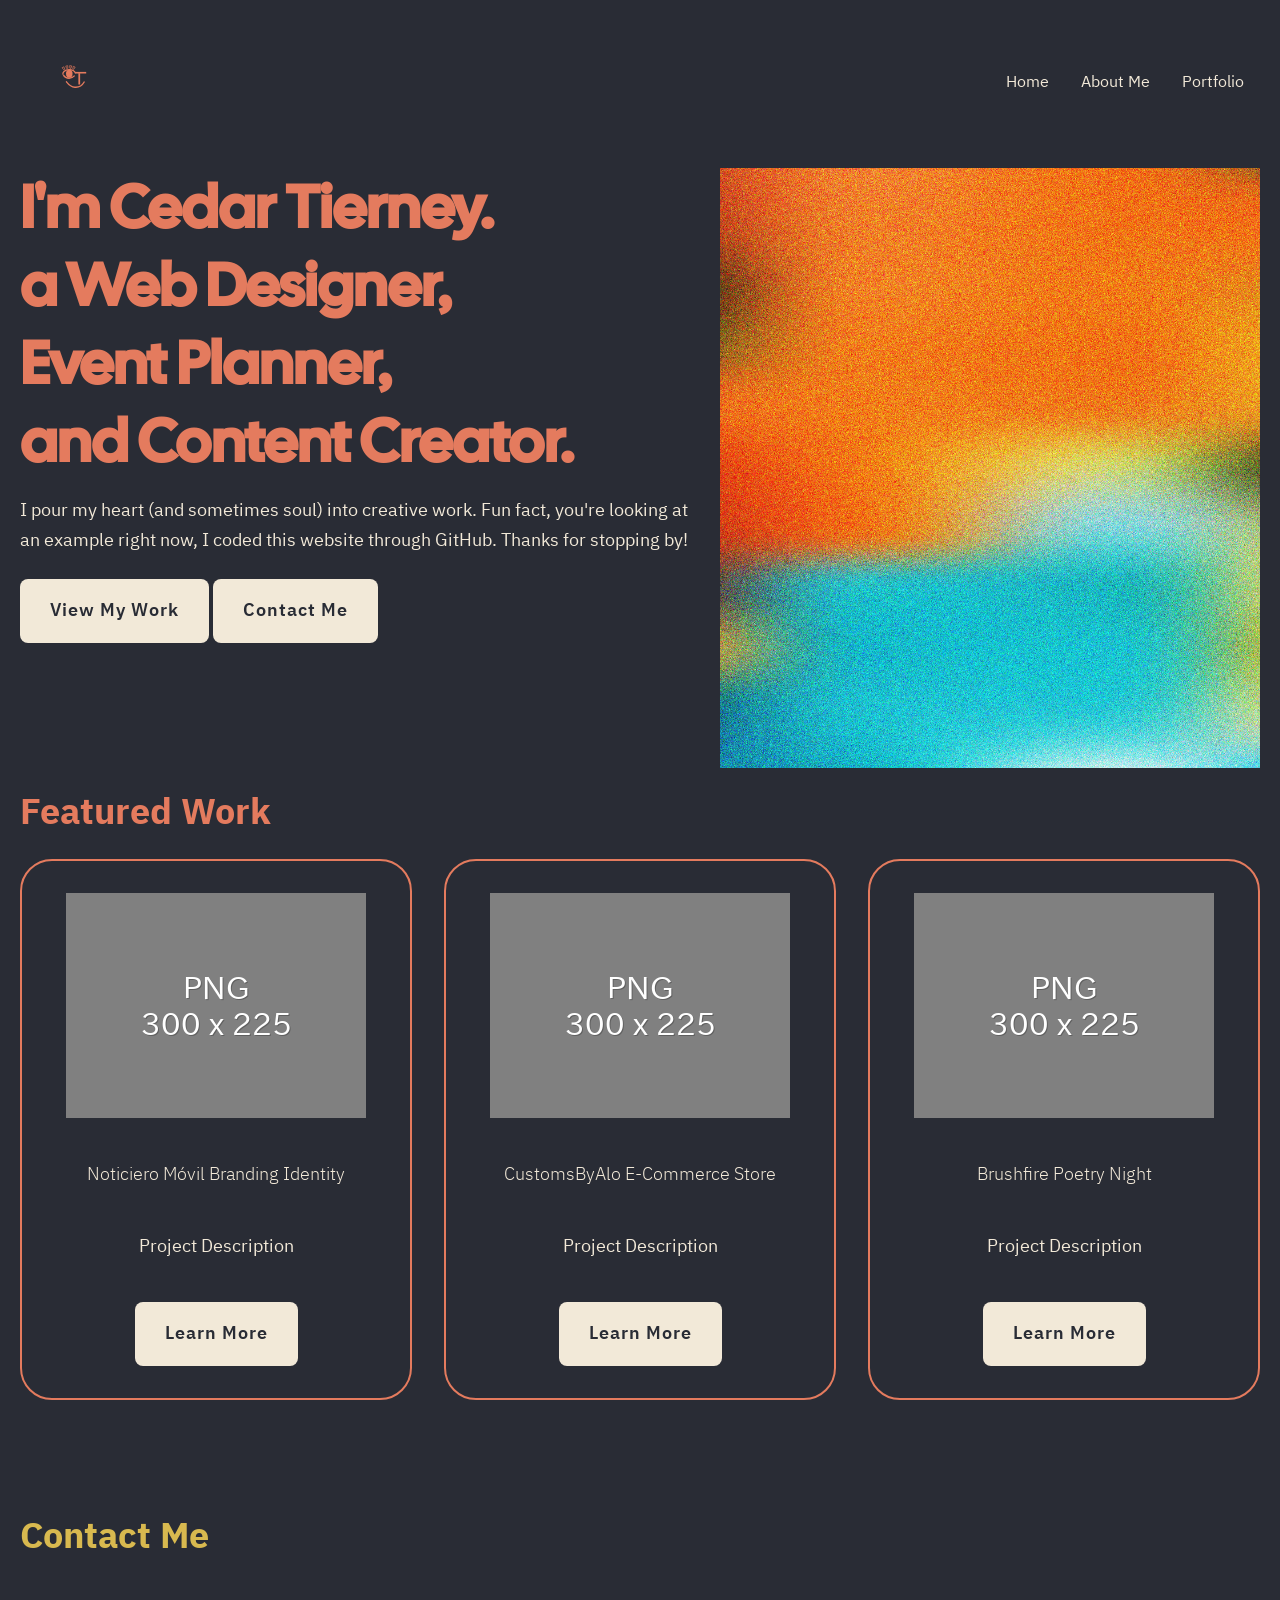
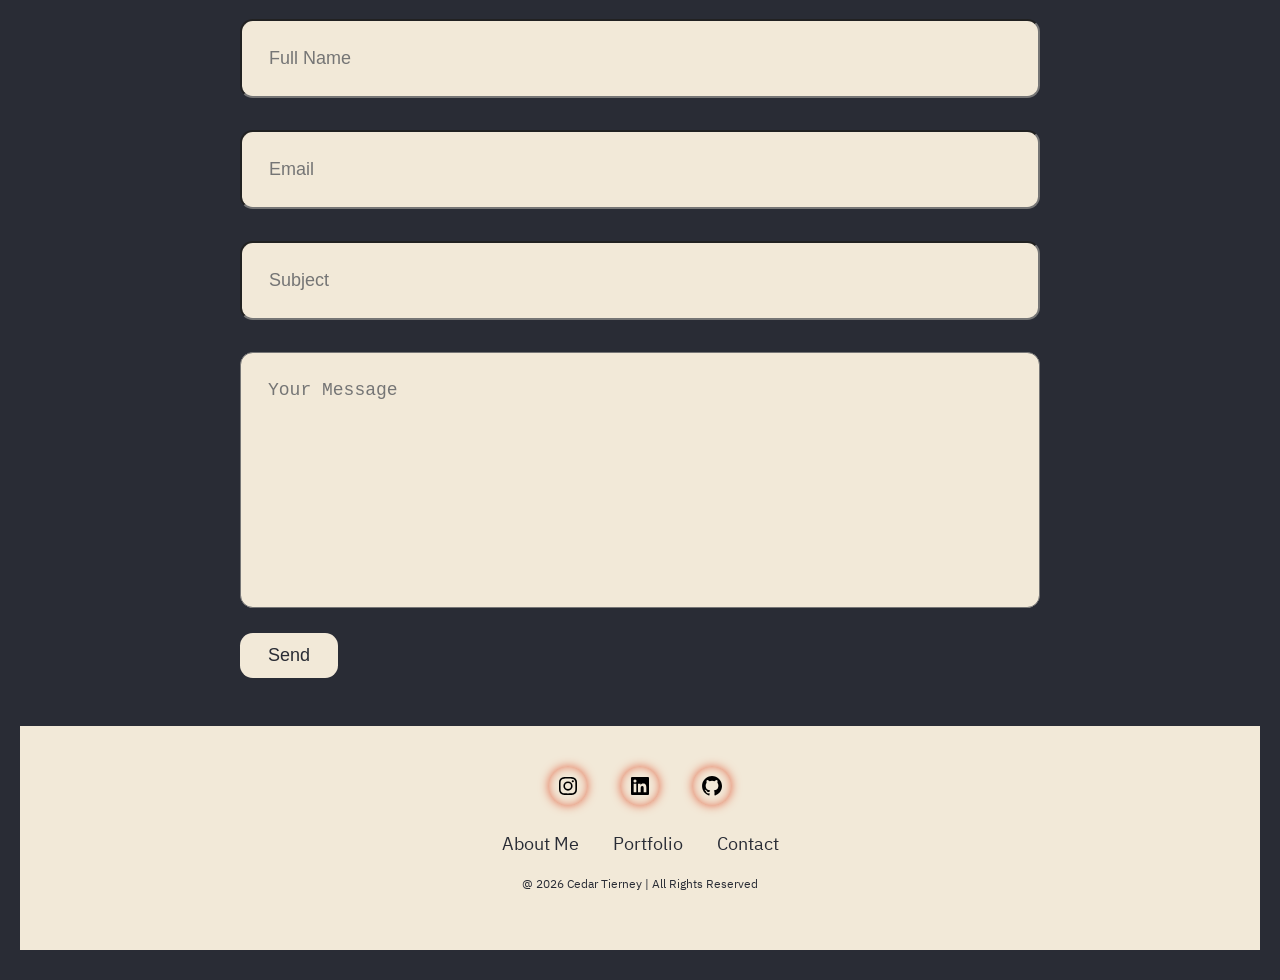
<file: index.html>
<!DOCTYPE html>
<html lang="en">
<head>
    <meta charset="UTF-8">
    <meta name="viewport" content="width=device-width, initial-scale=1.0">
    <link rel="preconnect" href="https://fonts.googleapis.com">
<link rel="preconnect" href="https://fonts.gstatic.com" crossorigin>
<link href="https://fonts.googleapis.com/css2?family=Cal+Sans&family=IBM+Plex+Sans+Thai+Looped:wght@400;500;700&display=swap" rel="stylesheet">
    <title>Cedar Tierney's Portfolio</title>
    <link rel="stylesheet" href="style.css">
</head>
<body>

<!--nav bar-->
    
    <nav aria-label="Main navigation">
        <a href="index.html" class="nav-brand">
            <img src="images/logo.svg" alt="Cedar Tierney">
        </a>    
        <ul>
            <li><a href="#about">Home</a></li>
            <li><a href="aboutme.html">About Me</a></li>
            <li><a href="portfolio.html">Portfolio</a></li>
        </ul>
    </nav>

<!--hero section-->

    <main class="home-layout">
            <section id="about" class="about-sec">
  <div class="about-copy">
    <h1 class="mobile-center-heading">I'm Cedar Tierney. <span><br>a Web Designer,<br>Event Planner,<br>and Content Creator.</span></h1>
    <p>I pour my heart (and sometimes soul) into creative work. Fun fact, you're looking at an example right now, I coded this website through GitHub. Thanks for stopping by!</p>
    <div class="btn-box">
      <a href="portfolio.html" class="btn-1">View My Work</a>
      <a href="#contact" class="btn-2">Contact Me</a>
    </div>
  </div>

  <div class="img-box">
    <img src="images/AdobeStock_2054906013.jpeg" alt="Colorful abstract with orange red blue yellow green with grain overlay">
  </div>
</section>

<!--featured work section + project gallery-->

        <section class="featured-work">
            <h2 class="mobile-center-heading">Featured Work</h2>
        </section>
<!--first project-->
     <section id="projects" class="projects">
  <div class="projects-grid">
    <div class="projects-card">
      <img src="images/project-1.png" alt="">
      <h3>Noticiero Móvil Branding Identity</h3>
      <p>Project Description</p>
      <a href="portfolio.html" class="btn-3">Learn More</a>
    </div>
<!--second project-->   
         <div class="projects-card">
      <img src="images/project-2.png" alt="">
      <h3>CustomsByAlo E-Commerce Store</h3>
      <p>Project Description</p>
      <a href="portfolio.html" class="btn-4">Learn More</a>
    </div>
<!--third project-->      
            <div class="projects-card">
      <img src="images/project-3.png" alt="">
      <h3>Brushfire Poetry Night</h3>
      <p>Project Description</p>
      <a href="portfolio.html" class="btn-5">Learn More</a>
    </div>
  </div>
</section>
<!--contact me section + form-->
        
        <section id= "contact" class ="contact-form">
            <h2 class = "contact-me">Contact <span>Me</span></h2>    
            <form action ="#">
                <div class ="input-box">
                    <input type="text" placeholder="Full Name">
                    <input type="email"
                        placeholder="Email">
                    
                </div>    
                <div class ="input-box">
                    <input type="text"
                        placeholder="Subject">
                </div>    

                <textarea name="" id="" cols="30" rows ="10" placeholder="Your Message"></textarea>
                <input type="submit" value="Send"
                    class="btn-6">
            </form>

<!--footer section-->

        <footer class="footer">

            <div class="social">
                <a href="https://www.instagram.com/rsj_ctierney">
        <img src="images/bx-instagram.svg" alt="Instagram">
    </a>
    <a href="https://www.linkedin.com/in/cedar-tierney-rsj/">
        <img src="images/bx-linkedin-square.svg" alt="LinkedIn">
    </a>
    <a href="https://github.com/velvethyacinth">
        <img src="images/bx-github.svg" alt="GitHub">
    </a>
            </div>    
            
            <ul class="list">
                <li>
                    <a href="aboutme.html">About Me</a>
                </li> 
                 <li>
                    <a href="portfolio.html">Portfolio</a>
                </li> 
                 <li>
                    <a href="#contact-form">Contact</a>
                </li> 
            </ul>    

            <p class="copyright">@ 2026 Cedar Tierney | All Rights Reserved</p>    
            
              <script src="index.js"></script>
</body>
</html>
</file>
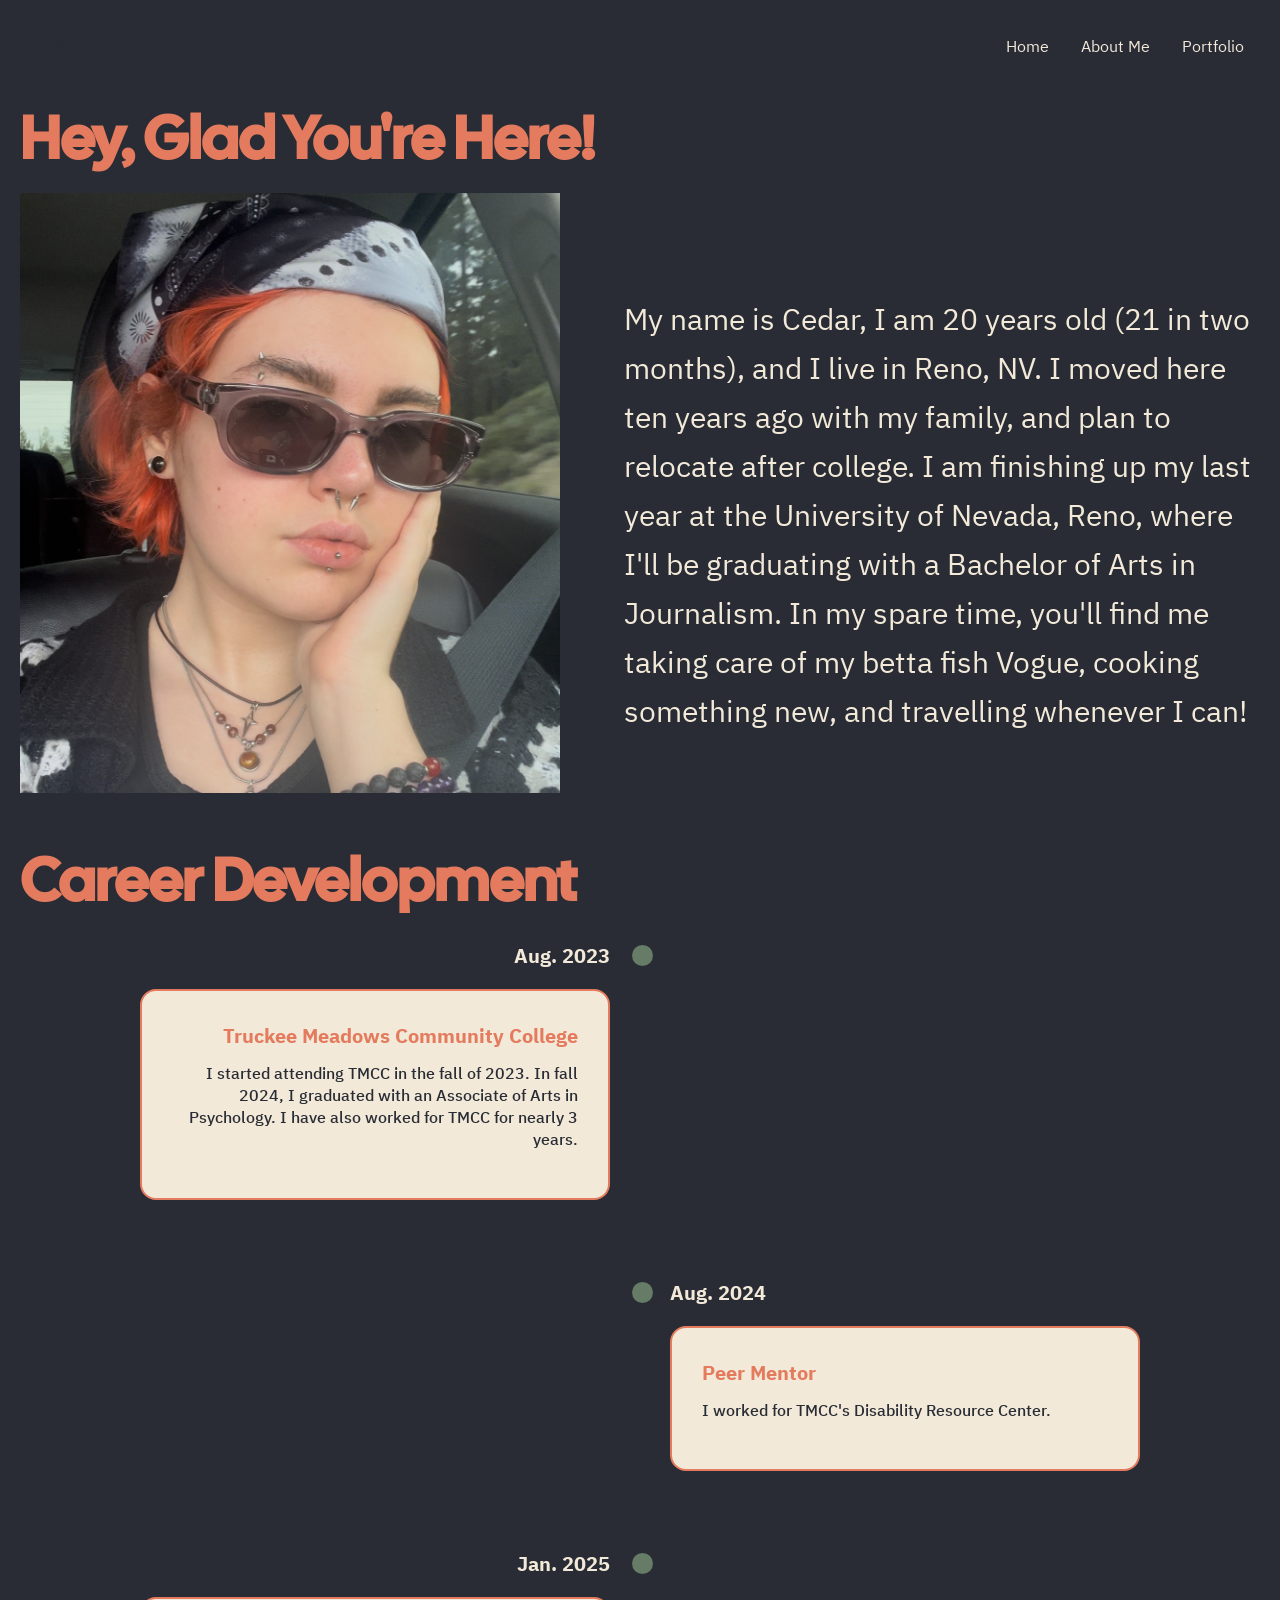
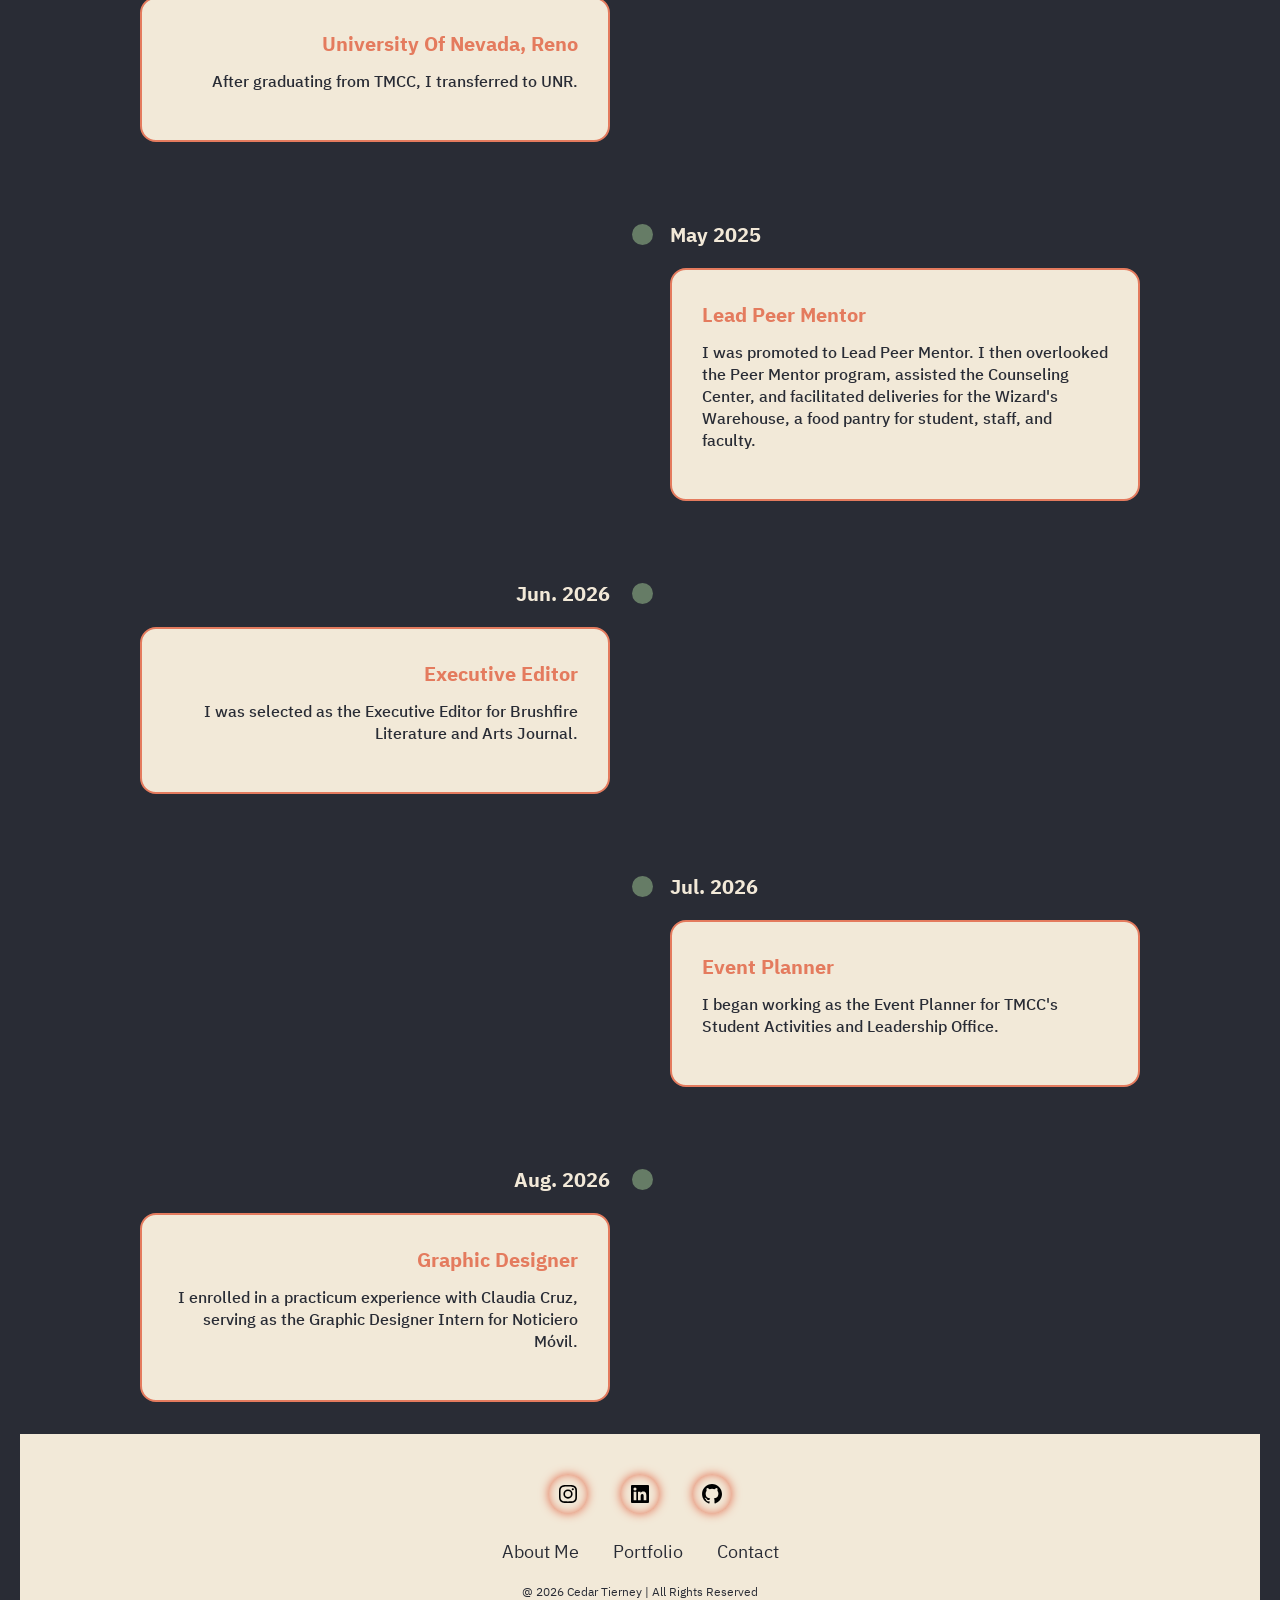
<file: aboutme.html>
<!DOCTYPE html> 
<html>
  <head>
    <title>About Me</title>
    <link rel="preconnect" href="https://fonts.googleapis.com">
<link rel="preconnect" href="https://fonts.gstatic.com" crossorigin>
<link href="https://fonts.googleapis.com/css2?family=Cal+Sans&family=IBM+Plex+Sans+Thai+Looped:wght@400;500;700&display=swap" rel="stylesheet">
    <link rel="stylesheet" href="style.css">
  </head>
  <body>
     <nav aria-label="Main navigation">
        <span class="nav-brand">Cedar Tierney</span>
        <ul>
            <li><a href="index.html">Home</a></li>
            <li><a href="aboutme.html">About Me</a></li>
            <li><a href="portfolio.html">Portfolio</a></li>
        </ul>
    </nav>

 <h1 class="mobile-center-heading">Hey, <span> Glad <span> You're <span> Here!</span></h1>

<div class="about-content">
  <div class="about-profile-image-box">
    <img src="images/profile-about-me.PNG" alt="Cedar">
  </div>

  <p>
    My name is Cedar, I am 20 years old (21 in two months), and I live in Reno, NV.
    I moved here ten years ago with my family, and plan to relocate after college.
    I am finishing up my last year at the University of Nevada, Reno, where I'll be
    graduating with a Bachelor of Arts in Journalism. In my spare time, you'll find
    me taking care of my betta fish Vogue, cooking something new, and travelling 
    whenever I can!
  </p>
</div>

 <section class= "timeline">
   <h1 class= "timeline-header">Career Development</h1>  

   <div class= "timeline-items">
     
     <div class= "timeline-item">

       <div class= "timeline-dot"></div>  
       <div class= "timeline-date">Aug. 2023</div>  
       <div class= "timeline-content">

         <h3>Truckee Meadows Community College</h3>
         <p>I started attending TMCC in the fall of 2023. In fall 2024,
         I graduated with an Associate of Arts in Psychology. I have 
         also worked for TMCC for nearly 3 years.</p>  
       </div>  
     </div>  
     
     <div class= "timeline-item">

       <div class= "timeline-dot"></div>  
       <div class= "timeline-date">Aug. 2024</div>  
       <div class= "timeline-content">

         <h3>Peer Mentor</h3>
         <p>I worked for TMCC's Disability Resource Center.</p>  
       </div>
     </div>

     <div class= "timeline-item">

       <div class= "timeline-dot"></div>  
       <div class= "timeline-date">Jan. 2025</div>  
       <div class= "timeline-content">

         <h3>University of Nevada, Reno</h3>
         <p>After graduating from TMCC, I transferred to UNR.</p>  
       </div>
     </div>

     <div class= "timeline-item">

       <div class= "timeline-dot"></div>  
       <div class= "timeline-date">May 2025</div>  
       <div class= "timeline-content">

         <h3>Lead Peer Mentor</h3>
         <p>I was promoted to Lead Peer Mentor. I then overlooked the 
         Peer Mentor program, assisted the Counseling Center, and 
         facilitated deliveries for the Wizard's Warehouse,
         a food pantry for student, staff, and faculty.</p>  
       </div>
     </div>

       <div class= "timeline-item">

       <div class= "timeline-dot"></div>  
       <div class= "timeline-date">Jun. 2026</div>  
       <div class= "timeline-content">

         <h3>Executive Editor</h3>
         <p>I was selected as the Executive Editor for
           Brushfire Literature and Arts Journal.</p>  
       </div>
     </div>

      <div class= "timeline-item">

       <div class= "timeline-dot"></div>  
       <div class= "timeline-date">Jul. 2026</div>  
       <div class= "timeline-content">

         <h3>Event Planner</h3>
         <p>I began working as the Event Planner for TMCC's 
           Student Activities and Leadership Office.</p>  
       </div>
     </div>

       <div class= "timeline-item">

       <div class= "timeline-dot"></div>  
       <div class= "timeline-date">Aug. 2026</div>  
       <div class= "timeline-content">

         <h3>Graphic Designer</h3>
         <p>I enrolled in a practicum experience with Claudia Cruz, 
         serving as the Graphic Designer Intern for Noticiero Móvil.</p>  
       </div>
     </div>
   </div>  

 </section>  
     
    
    <footer class="footer">

            <div class="social">
                <a href="https://www.instagram.com/rsj_ctierney">
        <img src="images/bx-instagram.svg" alt="Instagram">
    </a>
    <a href="https://www.linkedin.com/in/cedar-tierney-rsj/">
        <img src="images/bx-linkedin-square.svg" alt="LinkedIn">
    </a>
    <a href="https://github.com/velvethyacinth">
        <img src="images/bx-github.svg" alt="GitHub">
    </a>
            </div>    
            
            <ul class="list">
                <li>
                    <a href="aboutme.html">About Me</a>
                </li> 
                 <li>
                    <a href="portfolio.html">Portfolio</a>
                </li> 
                 <li>
                    <a href="#contact-form">Contact</a>
                </li>  
            </ul>    

            <p class="copyright">@ 2026 Cedar Tierney | All Rights Reserved</p>  
  </body>
</html>
</file>
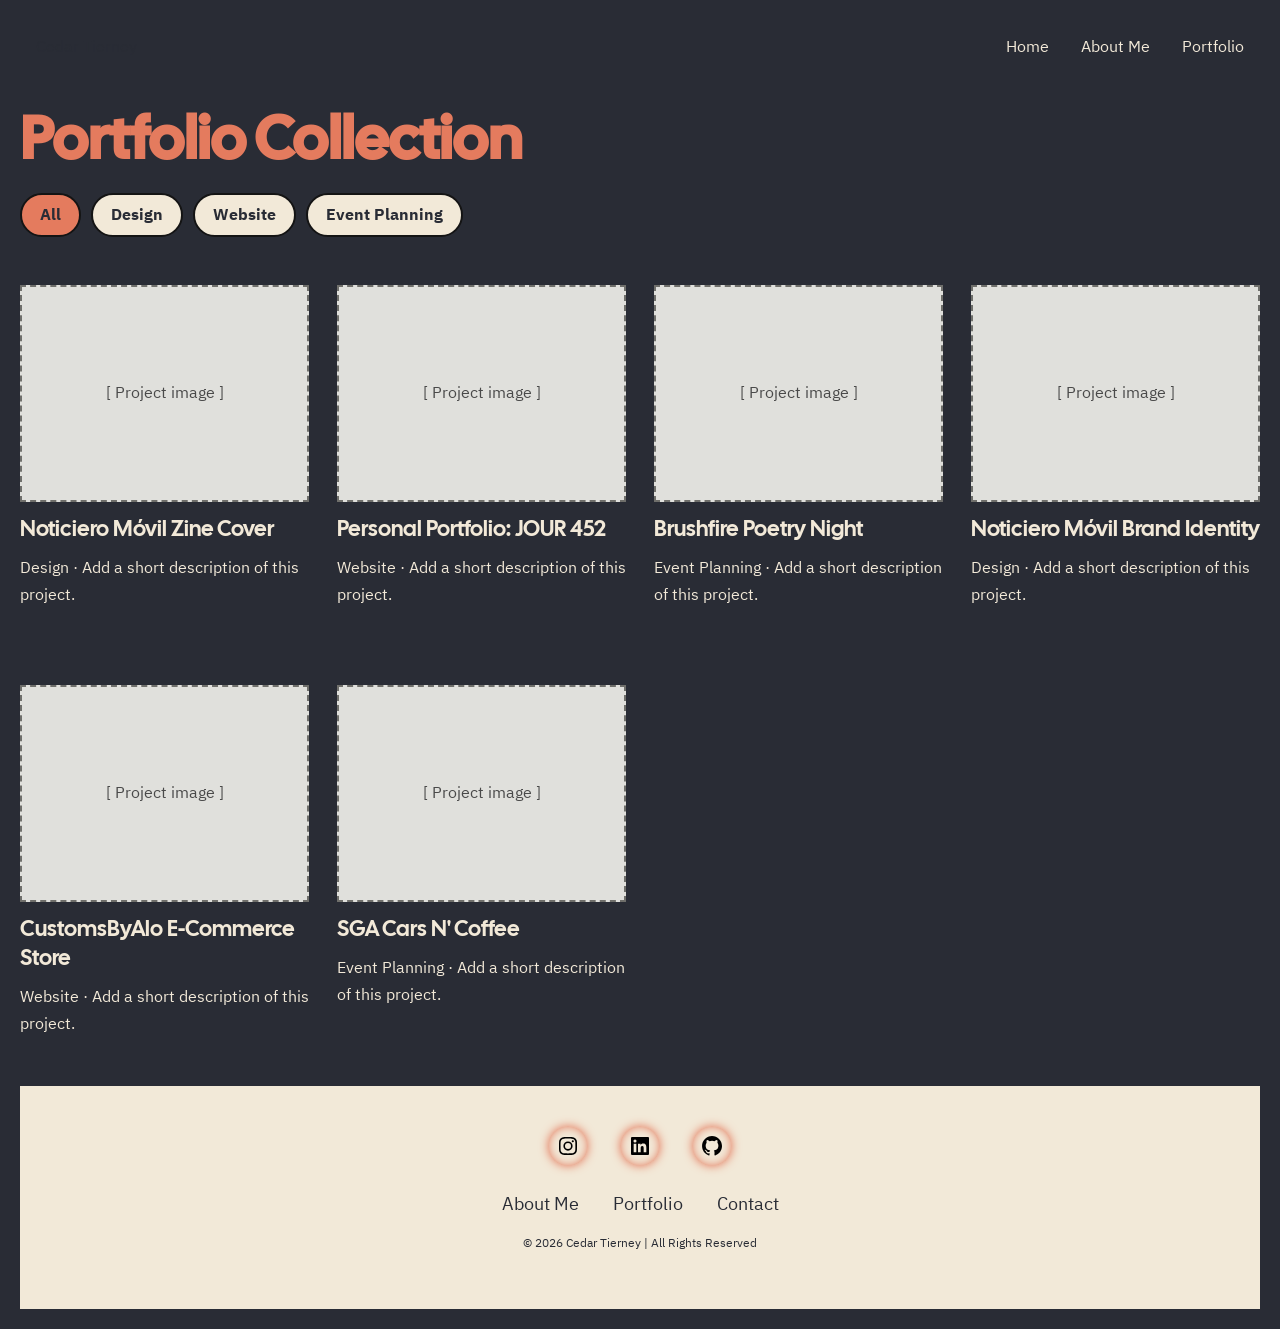
<file: portfolio.html>
<!doctype html>
<html lang="en">
  <head>
    <meta charset="utf-8">
    <meta name="viewport" content="width=device-width, initial-scale=1">
    <title>Portfolio | Cedar Tierney</title>

    <link rel="preconnect" href="https://fonts.googleapis.com">
    <link rel="preconnect" href="https://fonts.gstatic.com" crossorigin>
    <link href="https://fonts.googleapis.com/css2?family=Cal+Sans&family=IBM+Plex+Sans+Thai+Looped:wght@400;500;700&display=swap" rel="stylesheet">
    <link rel="stylesheet" href="style.css">
    <script src="index.js" defer></script>
  </head>

  <body>
    <nav aria-label="Main navigation">
      <span class="nav-brand">Cedar Tierney</span>
      <ul>
        <li><a href="index.html">Home</a></li>
        <li><a href="aboutme.html">About Me</a></li>
        <li><a href="portfolio.html" aria-current="page">Portfolio</a></li>
      </ul>
    </nav>

    <main>
      <h1 class="mobile-center-heading">Portfolio <span>Collection</span></h1>

        <div
          class="portfolio-filters"
          id="portfolio-filters"
          role="group"
          aria-label="Filter projects"
        ></div>

        <div class="portfolio-grid" id="portfolio-grid" aria-live="polite"></div>
      </section>
    </main>

    <footer class="footer">
      <div class="social">
        <a href="https://www.instagram.com/rsj_ctierney" aria-label="Instagram">
          <img src="images/bx-instagram.svg" alt="">
        </a>
        <a href="https://www.linkedin.com/in/cedar-tierney-rsj/" aria-label="LinkedIn">
          <img src="images/bx-linkedin-square.svg" alt="">
        </a>
        <a href="https://github.com/velvethyacinth" aria-label="GitHub">
          <img src="images/bx-github.svg" alt="">
        </a>
      </div>

      <ul class="list">
        <li><a href="aboutme.html">About Me</a></li>
        <li><a href="portfolio.html">Portfolio</a></li>
        <li><a href="#contact-form">Contact</a></li>
      </ul>

      <p class="copyright">© 2026 Cedar Tierney | All Rights Reserved</p>
    </footer>
  </body>
</html>
</file>
<file: style.css>
/* base */
html {
  background-color: #292C35;
}
body {
  font-family: "IBM Plex Sans Thai Looped", sans-serif;
  font-weight: 400;
  margin: 20px;
  font-style: normal;
}

/* headings */

h1 {
  font-family: "Cal Sans", sans-serif;
  font-weight: 700;
  font-size: 60px;
  font-style: normal;
  color: #e47b5e; 
  margin-top: 0;
  margin-bottom: 1rem;
}

h2 {
  font-family: "IBM Plex Sans Thai Looped", sans-serif;
  font-weight: 700;
  font-size: 18px;
  font-style: normal;
  color: #d8b94f;
}

h3{
  font-family: "IBM Plex Sans Thai Looped", sans-serif;
  font-weight: 300;
  font-size: 18px;
  font-style: normal;
  color: #f2e9d8;
}

/* paragraphs */
p {
    color: #f2e9d8;
    font-size: 18px;
    margin-top: 0;
    margin-bottom: 1rem;
}

.grid-container {
    display: grid;
    grid-template-columns: 1fr;
    gap: 20px;
}

/* Tablet Layout (Screens 768px and up) */
@media (min-width: 768px) {
    .grid-container {
        grid-template-columns: repeat(2, 1fr); /* 2 equal columns */
    }
}

/* Desktop Layout (Screens 1024px and up) */
@media (min-width: 1024px) {
    .grid-container {
        grid-template-columns: repeat(4, 1fr); /* 4 equal columns */
    }
}

/*hero section + image*/

.home-layout {
  display: block;
}

.about-sec {
  display: grid;
  grid-template-columns: minmax(0, 1fr) minmax(0, 540px);
  gap: 32px;
  align-items: start;
}

.about-copy {
  display: flex;
  flex-direction: column;
  gap: 1rem;
}

.about-copy h1,
.about-copy p {
  margin: 0;
}

.about-copy p {
  margin-bottom: 1.5rem;
}

.about-sec .btn-box{
    grid-column: 1;
    grid-row: 3;
}

.about-sec .btn-1{
  padding: 15px 28px;
  background-color:#f2e9d8;
  color: #292c35;
  border: 2px solid transparent;
  border-radius: 8px;
  font-size: 18px;
  text-decoration: none;
  letter-spacing: 1px;
  font-weight: 600;
  transition: 0.3s ease;
  cursor: pointer;
  
}

.btn-1:hover {
    background-color: #e47b5e;
}

.about-sec .btn-2{
  padding: 15px 28px;
  background-color:#f2e9d8;
  color: #292c35;
  border: 2px solid transparent;
  border-radius: 8px;
  font-size: 18px;
  text-decoration: none;
  letter-spacing: 1px;
  font-weight: 600;
  transition: 0.3s ease;
  cursor: pointer;
}

.btn-2:hover {
    background-color: #d8b94f;
}

.img-box {
    grid-column: 2;
    grid-row: 1 / span 3;
    justify-self: center;
    width: 100%;
    max-width: 540px;
}

.img-box img {
    display: block;
    width: 100%;
    max-width: 540px;
    height: 600px;
    object-fit: cover;
}

/*featured projects header + grid*/

.featured-work h2 {
  color: #e47b5e;
  text-align: left;
  margin-top: 1rem;
  margin-bottom: 1rem;
  font-size: 36px;
}
*,
*::before,
*::after {
  box-sizing: border-box;
}
.projects-grid {
  display: grid;
  grid-template-columns: repeat(auto-fit, minmax(min(100%, 300px), 1fr));
  gap: 2rem;
}
.projects-card {
  min-width: 0;
  padding: 2rem 1rem;
  display: flex;
  flex-direction: column;
  align-items: center;
  text-align: center;
  gap: 1.5rem;
  border: 2px solid #e47b5e;
  border-radius: 2rem;
  transition: 0.3s ease-in-out;
}
.projects-card:hover {
  transform: translateY(-10px) scale(1.02);
}
.projects-card img {
  display: block;
  max-width: 100%;
  height: auto;
}
.projects-card a{
  padding: 15px 28px;
  background-color:#f2e9d8;
  color: #292c35;
  border: 2px solid transparent;
  border-radius: 8px;
  font-size: 18px;
  text-decoration: none;
  letter-spacing: 1px;
  font-weight: 600;
  transition: 0.3s ease;
  cursor: pointer;
}
.projects-card a:hover {
  border: 2px solid #d8b94f;
  background-color: #f2e9d8;
  color: #292c35;
}

/*contact me section + form*/

.contact-form h2{
  text-align: left;
  margin-top: 3em;
  margin-bottom: 1em;
  font-size: 36px;
}

.contact-form form{
  max-width: 50em;
  margin: 1rem auto;
  text-align: left;
  margin-bottom: 3em;
}

.contact-form form .input-box{
  display: flex;
  justify-content: left;
  flex-wrap: wrap;
}

.contact-form form .input-box input,
.contact-form form textarea{
  width: 100%;
  padding: 1.5em;
  font-size: 18px;
  color: #292c35;
  background: #f2e9d8;
  border-radius: .8rem;
  margin: 1rem 0;
  resize: none;
}
.btn-6 {
    display: inline-block;
    width: auto;
    padding: 12px 28px;
    border: 0;
    border-radius: 0.8rem;
    background-color: #f2e9d8;
    color: #292c35;
    font-size: 18px;
    cursor: pointer;
}

.btn-6:hover {
    background-color: #d8b94f;
}

/*footer section*/

.footer{
  position: relative;
  bottom: 0;
  width: 100%;
  padding: 40px 0;
  background-color: #f2e9d8;
}
.footer .social{
  display: flex;
  justify-content: center;
  align-items: center;
  gap: 16px;
  text-align: center;
  padding-bottom: 25px;
  color: #292c35;
}
.footer .social a{
  font-size: 24px;
  color: #292c35;
  border: 2px sold #e47b5e;
  width: 40px;
  height: 40px;
  line-height: 38px;
  display: flex;
  align-items: center;
  justify-content: center;
  border-radius: 50%;
  margin: 0 8px;
  box-shadow: inset 0 0 10px #e47b5e, 0 0 10px #e47b5e;
  transition: 0.3s ease;
}
.footer .social a:hover{
  transform: scale(1.2)translateY(-10px);
  color: #e47b5e;
  border: 2px solid #e47b5e;
}
.footer .social img {
  display: block;
  width: 24px;
  height: 24px;
}
.footer ul{
  margin-top: 0;
  padding: 0;
  font-size: 18px;
  line-height: 1.6;
  margin-bottom: 0;
  text-align: center;
}
.footer ul li a{
  color: #292c35;
  text-decoration: none;
  border-botton: 3px solid transparent;
  transition: 0.3s ease;
}
.footer ul li a:hover{
  border-bottom: 3px solid #e47b5e;
}
.footer ul li{
  display: inline-block;
  padding: 0 15px;
}
.footer .copyright{
  margin-top: 15px;
  text-align: center;
  font-size: 12px;
  color: #292c35;
}
  
/* Tablet & Desktop Layout (600px and up) */
@media (min-width: 600px) {
    .mobile-center-heading {
        grid-area: 1 / span 6;
    }
    .section {
        grid-area: 2 / span 1;
    }
}

/* Mobile Layout Fixes (767px and down) */
@media (max-width: 767px) {
    .about-sec {
        grid-template-columns: minmax(0, 1fr);
    }
    .about-sec > h1,
    .about-sec > p,
    .about-sec > .btn-box,
    .img-box {
        grid-column: 1;
        grid-row: auto;
    }
    .mobile-center-heading {
        text-align: center;
        display: block;
        padding-left: 15px;
        padding-right: 15px;
        margin-bottom: 20px;
    }
}

/* Device Orientation Font Size Adjustment */
@media (orientation: portrait) {
    body {
        font-size: 18px;
    }
}

/*grid display of all projects on porfolio.html*/

/* portfolio collection */

.portfolio-collection {
  display: flex;
  flex-direction: column;
  gap: 28px;
  padding: 64px 48px;
  margin-bottom: 48px;
  background: #292c35;
  border-block: 2px solid #292c35;
  color: #f2e9d8;
  font-family: "IBM Plex Sans Thai Looped", sans-serif;
}

.portfolio-collection .portfolio-grid {
  display: grid;
  grid-template-columns: repeat(auto-fit, minmax(min(260px, 100%), 1fr));
  gap: 28px;
}

.portfolio-heading {
  display: flex;
  flex-direction: column;
  gap: 8px;
}

/* filter buttons */

.portfolio-filters {
  display: flex;
  flex-wrap: wrap;
  gap: 10px;
  margin-bottom: 48px;
}

.portfolio-filters button {
  min-height: 44px;
  padding: 0 18px;
  border: 2px solid #141414;
  border-radius: 999px;
  background: #f2e9d8;
  color: #292c35;
  font: inherit;
  font-weight: 700;
  cursor: pointer;
}

.portfolio-filters button[aria-pressed="true"] {
  background: #e47b5e;
  color: #292c35;
}

.portfolio-filters button:focus-visible,
.portfolio-card a:focus-visible {
  outline: 3px solid #715b00;
  outline-offset: 4px;
}

/* responsive project grid */

.portfolio-grid {
  display: grid;
  grid-template-columns: repeat(auto-fit, minmax(min(260px, 100%), 1fr));
  gap: 28px;
}

.portfolio-card {
  min-width: 0;
  transition: 0.3s ease-in-out;
}

.portfolio-card a {
  display: flex;
  height: 100%;
  flex-direction: column;
  gap: 12px;
  margin-bottom: 48px;
  color: inherit;
  transition: 0.3s ease;
  text-decoration: none;
}

.portfolio-thumb {
  display: flex;
  aspect-ratio: 4 / 3;
  align-items: center;
  justify-content: center;
  overflow: hidden;
  padding: 16px;
  border: 2px dashed #6f6f6b;
  background: #e0e0dc;
  color: #4a4a4a;
  text-align: center;
}

.portfolio-thumb img {
  width: 100%;
  height: 100%;
  object-fit: cover;
}

.portfolio-card a:hover .portfolio-thumb,
.portfolio-card a:focus-visible .portfolio-thumb {
  transition: 0.3s ease-in-out;
  border-style: solid;
}

.portfolio-card:hover {
  transform: translateY(-10px) scale(1.02);
}

.portfolio-card h3 {
  margin: 0;
  font-family: "Cal Sans", sans-serif;
  font-size: 22px;
}

.portfolio-card-meta {
  color: #f2e9d8;
}

@media (max-width: 600px) {
  .portfolio-collection {
    padding: 48px 20px;
  }
}

@media (prefers-reduced-motion: reduce) {
  .portfolio-thumb {
    transition: none;
  }
}

/*photo for aboutme.html page*/

.about-content {
  display: grid;
  grid-template-columns: minmax(0, 540px) minmax(0, 1fr);
  align-items: center;
  gap: clamp(24px, 5vw, 64px);
}

.about-profile-image-box {
  grid-column: 1;
  width: 100%;
  max-width: 540px;
  justify-self: center;
  margin-bottom: 48px;
}

.about-profile-image-box img {
  display: block;
  width: 100%;
  height: 600px;
  object-fit: cover;
}

.about-content > p {
  grid-column: 2;
  margin: 0;
  font-size: 30px;
}

@media (max-width: 767px) {
  .about-content {
    grid-template-columns: minmax(0, 1fr);
  }

  .about-profile-image-box,
  .about-content > p {
    grid-column: 1;
  }

  .about-profile-image-box img {
    height: auto;
    max-height: 600px;
  }
}

/*career timeline for aboutme.html*/

.timeline-section {
  background: #292c35;
  padding: 100px 15px;
}

.timeline-section h2 {
  margin-botton: 5rem;
}

.timeline-items {
  max-width: 1000px;
  margin: auto;
  display: flex;
  flex-wrap: wrap;
  position: relative;
}

.timeline-items::before {
  content: '';
  position: absolute;
  width: 5px;
  height: 100%;
  background-color: #292c35;
  left: calc(50% - 1px);
}

.timeline-item{
  margin-bottom: 40px;
  width: 100%;
  position: relative;
}

.timeline-item:last-child{
  margin-bottom: 0;
}

.timeline-item:nth-child(odd){
  padding-right: calc(50% + 30px);
  text-align: right;
}

.timeline-item:nth-child(even){
  padding-left: calc(50% + 30px);
}
 
.timeline-dot{
  height: 21px;
  width: 21px;
  background-color: #667c66;
  position: absolute;
  left: calc(50% - 8px);
  border-radius: 50%;
  top: 10px;
}

.timeline-date{
  font-size: 20px;
  font-weight: 700;
  color: #f2e9d8;
  margin: 6px 0 15px;
}

.timeline-content{
  background-color: #f2e9d8;
  border: 2px solid #e47b5e;
  padding: 30px;
  margin-bottom: 2em;
  border-radius: 1em;
  cursor: pointer;
  transition: 0.4s ease-in-out;
}

.timeline-content: hover{
  transform: scale (1.05);
}

.timeline-content h3{
  font-size: 20px;
  color: #e47b5e;
  margin: 0 0 10px;
  text-transform: capitalize;
  font-weight: 700;
}

.timeline-content p{
  color: #292c35;
  font-size: 16px;
  font-weight: 500;
  line-height: 22px;
}
  

 
 



/* Horizontal Navigation Bar */
nav {
    display: flex;
    align-items: center;
    justify-content: space-between;
    background-color: #292C35;
    margin-bottom: 1.5rem;
}
.nav-brand {
    color: #292c35;
    padding: 14px 16px;
    margin-right: auto;
}

nav ul {
    display: flex;
    align-items: center;
    list-style: none;
    background: transparent;
    margin: 0;
    padding: 0;
    flex-wrap: wrap;
}

nav li {
    float: none;
}

nav a:link,
nav a:visited {
    display: block;
    padding: 14px 16px;
    color: #F2E9D8;
    text-decoration: none;
}

nav a:hover,
nav a:active {
    color: #f2e9d8;
    background-color: #292c35;
    text-decoration: none;
}

.nav-brand img {
  display: block;
  width: 96px;
  height: 96px;
  object-fit: contain;
}
</file>
